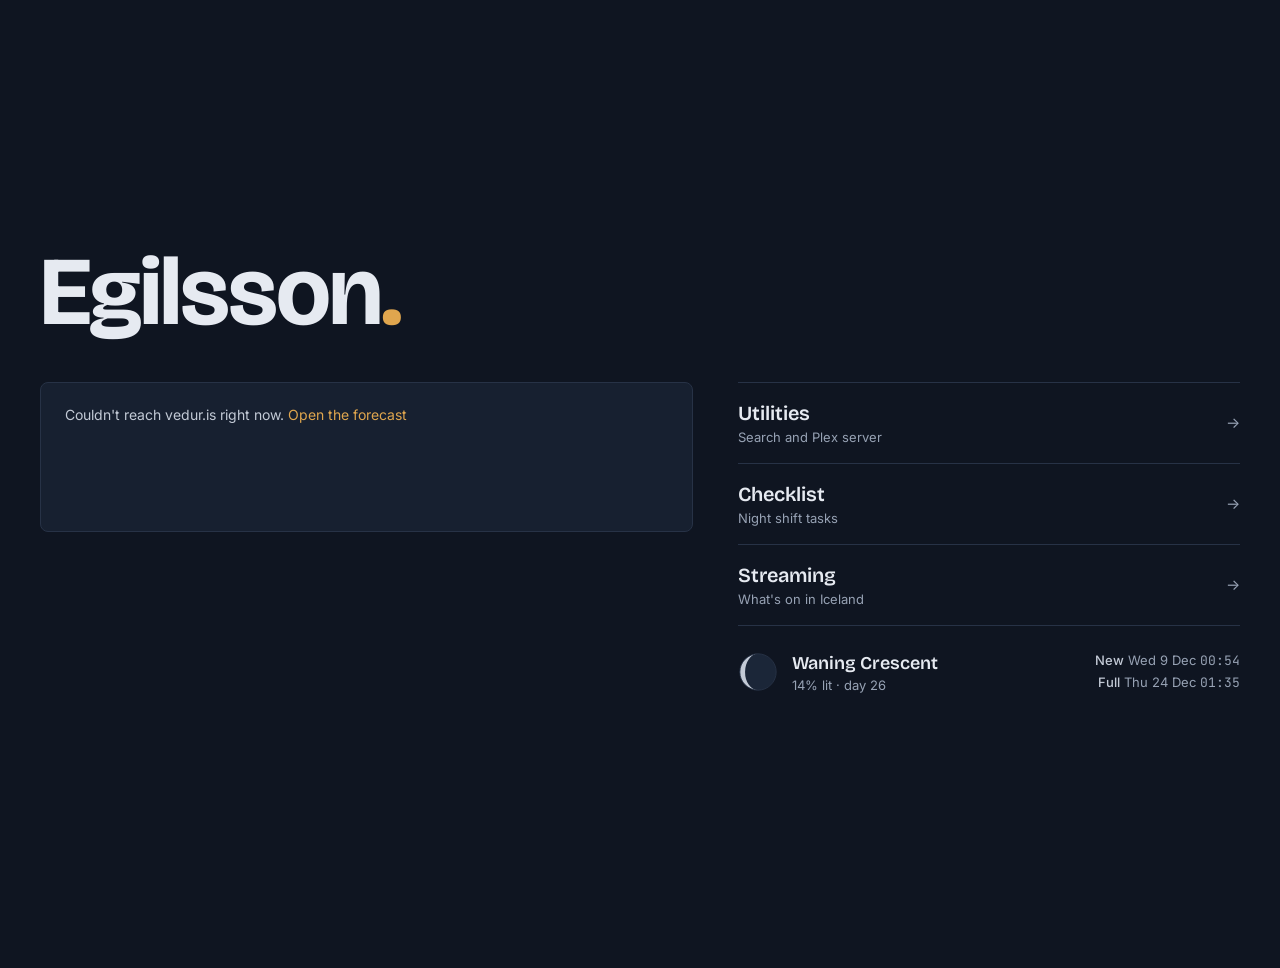
<file: index.html>
<!doctype html>
<html lang="en">
<head>
<meta charset="utf-8">
<meta name="viewport" content="width=device-width, initial-scale=1, viewport-fit=cover">
<title>Egilsson</title>
<meta name="description" content="A personal page for hosting and building side projects and hobbies.">
<meta name="color-scheme" content="dark">
<meta name="theme-color" content="#0f1521">
<meta name="darkreader-lock">
<link rel="icon" type="image/png" sizes="32x32" href="assets/favicon-32.png">
<link rel="apple-touch-icon" href="assets/icon-180.png">
<link rel="preconnect" href="https://fonts.googleapis.com">
<link rel="preconnect" href="https://fonts.gstatic.com" crossorigin>
<link rel="stylesheet" href="https://fonts.googleapis.com/css2?family=Bricolage+Grotesque:opsz,wght@12..96,600;12..96,700&family=Inter:wght@400;500;600&family=JetBrains+Mono:wght@500&display=swap">
<link rel="stylesheet" href="assets/site.css">
<style>
.hero{min-height:100vh;min-height:100dvh;display:flex;flex-direction:column;justify-content:center;gap:clamp(16px,4vw,30px);padding-block:48px}
h1{margin:0;font-family:var(--f-display);font-weight:700;font-size:clamp(52px,12vw,112px);line-height:.95;letter-spacing:-.02em}
h1{position:relative}
.dot{font:inherit;color:var(--accent);background:none;border:0;padding:14px 16px;margin:-14px -16px;cursor:pointer;line-height:inherit;display:inline-block;transition:color .15s}
.dot:hover,.dot[aria-expanded="true"]{color:var(--feat-a)}
.dot:focus-visible{outline-offset:-0.08em;border-radius:.12em}
/* Location menu: a plain dropdown under the dot (full width on phones). */
.wx-menu{position:absolute;z-index:40;left:var(--menu-x,0px);top:100%;margin-top:10px;display:flex;flex-direction:column;gap:0;min-width:310px;background:var(--surface);border:1px solid var(--line);border-radius:8px;box-shadow:0 10px 24px rgba(0,0,0,.35);padding:4px 0;font-family:var(--f-body);font-size:15px;letter-spacing:0;line-height:1.3;
  visibility:hidden;pointer-events:none;clip-path:inset(0 -30px 100% -30px);transition:clip-path .18s cubic-bezier(.4,0,1,1),visibility 0s linear .18s}
.wx-menu.open{visibility:visible;pointer-events:auto;clip-path:inset(-20px -30px -40px -30px);transition:clip-path .3s cubic-bezier(.2,.8,.3,1),visibility 0s}
.wx-menu.m{left:0;right:0;min-width:0}
.wx-menu.m::after{content:"";position:absolute;inset:-10px -6px;z-index:-1;border-radius:18px;background:var(--bg);opacity:1}
.wx-menu button{position:relative;display:flex;align-items:center;gap:10px;width:100%;text-align:left;min-height:44px;padding:12px 14px;border:0;border-top:1px solid var(--line);border-radius:0;background:none;color:var(--fg);font:inherit;cursor:pointer;box-shadow:none;
  opacity:0;transform:translateY(-8px);transition:opacity .12s,transform .18s,border-color .15s}
.wx-menu.open button{opacity:1;transform:none;transition:opacity .2s ease calc(var(--i) * 40ms + 40ms),transform .3s cubic-bezier(.2,.8,.3,1) calc(var(--i) * 40ms),border-color .15s}
.wx-menu button:first-child{border-top:0}
.wx-menu button:hover,.wx-menu button:focus-visible{background:var(--surface2)}
.wx-pin{flex:none;width:9px;height:9px;border-radius:50%;border:1.5px solid var(--muted)}
.wx-menu button[aria-checked="true"] .wx-pin{background:var(--accent);border-color:var(--accent)}
.wx-mn{font-weight:600;white-space:nowrap}
.wx-mn em{font-style:normal;font-weight:500;font-size:13px;color:var(--muted);margin-left:6px}
.wx-menu small{margin-left:auto;padding-left:10px;font-size:13px;color:var(--muted)}
.wx-switching{opacity:.55;transition:opacity .2s}
@media (prefers-reduced-motion: reduce){.wx-menu,.wx-menu button{transition:none!important}}
p{margin:0;max-width:34em;color:var(--fg2);font-size:clamp(15px,2.2vw,18px)}
nav{display:flex;flex-direction:column;max-width:720px;border-top:1px solid var(--line)}
nav a{display:flex;align-items:center;gap:14px;padding:clamp(12px,2vw,16px) 0;border-bottom:1px solid var(--line);color:var(--fg);text-decoration:none;min-width:0;transition:border-color .15s}
nav a:hover{border-color:var(--accent)}
nav div{min-width:0}
nav b{display:block;font-family:var(--f-display);font-weight:600;font-size:clamp(16px,2.4vw,20px)}
nav small{display:block;font-size:13px;color:var(--muted);white-space:nowrap;overflow:hidden;text-overflow:ellipsis}
.go{margin-left:auto;color:var(--muted);flex:none}
.wx{max-width:720px;padding:clamp(16px,2.6vw,22px) clamp(16px,2.8vw,24px);background:var(--surface);border:1px solid var(--line);border-radius:8px;min-height:150px}
.wx a{color:var(--accent);text-decoration:none}.wx a:hover{text-decoration:underline}
.wx-head{display:flex;align-items:baseline;justify-content:space-between;margin-bottom:12px}
.wx-place{font-family:var(--f-display);font-weight:600;font-size:clamp(16px,2.4vw,20px);margin-right:10px}
.wx-sub{font-size:13px;color:var(--muted)}
.wx-now{display:flex;align-items:center;gap:clamp(12px,2.4vw,20px)}
.wi{width:24px;height:24px;color:var(--fg2);flex:none}
.wi-big{width:clamp(44px,8vw,58px);height:clamp(44px,8vw,58px)}
.wx-temp{font-family:var(--f-display);font-weight:700;font-size:clamp(44px,9vw,64px);line-height:1;letter-spacing:-.02em}
.wx-temp span{font-size:.4em;color:var(--muted);font-weight:600;margin-left:2px;vertical-align:top;position:relative;top:.25em}
.wx-facts{display:flex;flex-direction:column;gap:2px;min-width:0;font-size:14px;color:var(--fg2)}
.wx-facts b{font-family:var(--f-display);font-weight:600;font-size:clamp(15px,2.2vw,18px);color:var(--fg)}
.wx-facts span{display:flex;align-items:center;gap:5px}
.wdir{width:14px;height:14px;flex:none;color:var(--muted)}
.wx-hours{display:grid;grid-template-columns:repeat(8,minmax(0,1fr));gap:6px;margin-top:18px;padding-top:16px;border-top:1px solid var(--line)}
.wx-h{display:flex;flex-direction:column;align-items:center;gap:5px;font-size:13px;color:var(--muted)}
.wx-h small{font-family:var(--f-mono);font-size:13px}
.wx-h b{font-weight:600;color:var(--fg);font-size:15px}
.wx-h span{display:flex;align-items:center;gap:2px;font-size:13px}
.wx-days{display:flex;flex-direction:column;gap:2px;margin-top:14px;padding-top:12px;border-top:1px solid var(--line)}
.wx-d{display:grid;grid-template-columns:72px 24px 34px 1fr 34px 58px;align-items:center;gap:10px;padding:5px 0;font-size:14px}
.wx-dn{font-weight:600}.wx-dn small{font-weight:400;color:var(--muted);font-size:13px}
.wx-lo{color:var(--muted);text-align:right}.wx-hi{font-weight:600}
.wx-bar{position:relative;height:6px;border-radius:99px;background:var(--line)}
.wx-bar i{position:absolute;top:0;bottom:0;border-radius:99px;background:var(--muted)}
.wx-wind{font-size:13px;color:var(--muted);text-align:right;font-family:var(--f-mono)}
.wx-foot{margin:14px 0 0;padding-top:10px;border-top:1px solid var(--line);font-size:13px;color:var(--muted);max-width:none}
.wx-err{font-size:14px}
@media (max-width:560px){.wx-hours{grid-template-columns:repeat(4,minmax(0,1fr));row-gap:14px}.wx-d{grid-template-columns:76px 22px 30px 1fr 30px 56px;gap:8px}.wx-dn{white-space:nowrap}.wx-d:nth-child(n+5){display:none}}
@media (max-width:560px){.hero{padding-block:24px}.wx-hours{margin-top:14px;padding-top:12px}.wx-foot{margin-top:10px}}
@media (max-width:560px) and (max-height:760px){.wx-h:nth-child(n+5){display:none}}
.side{display:flex;flex-direction:column;gap:clamp(16px,3vw,24px);min-width:0}
.moon{display:flex;align-items:center;gap:14px;max-width:720px;min-height:44px;font-size:13px;color:var(--muted)}
.moon:empty{display:none}
.moon-disc{flex:none;width:40px;height:40px;color:var(--fg2)}
.moon-dark{fill:var(--surface2)}.moon-rim{stroke:var(--line);stroke-width:1}
.moon-main{min-width:0}
.moon-main b{display:block;font-family:var(--f-display);font-weight:600;font-size:clamp(15px,2.2vw,18px);color:var(--fg)}
.moon-main small{display:block;font-size:13px}
.moon-next{margin-left:auto;display:flex;flex-direction:column;align-items:flex-end;gap:2px;text-align:right;white-space:nowrap}
.moon-next em{font-style:normal;color:var(--fg2);font-weight:500}
.moon-next i{font-style:normal;font-family:var(--f-mono)}
@media (max-width:400px){.moon{gap:10px}.moon-main b{white-space:nowrap}.moon-next{font-size:12.5px}}
.intro{display:flex;flex-direction:column;gap:clamp(16px,4vw,30px);min-width:0}
@media (min-width:1000px){
  .page.home{max-width:1280px;padding-left:max(40px, env(safe-area-inset-left, 0px));padding-right:max(40px, env(safe-area-inset-right, 0px))}
  .hero{display:grid;grid-template-columns:minmax(0,1.3fr) minmax(0,1fr);grid-template-areas:"title ." "wx nav";align-content:center;align-items:start;column-gap:clamp(28px,3.5vw,48px);row-gap:clamp(28px,3.5vw,44px)}
  .intro{display:contents}
  h1{grid-area:title}
  .wx{grid-area:wx;max-width:none}
  .side{grid-area:nav}
  nav,.moon{max-width:none}
  h1{font-size:clamp(72px,7.6vw,112px)}
}
</style>
</head>
<body>
<main class="page home">
  <div class="hero">
    <div class="intro">
    <h1>Egilsson<button type="button" id="wx-dot" class="dot" aria-haspopup="menu" aria-expanded="false" aria-label="Choose weather location" title="Weather location">.</button></h1>
    </div>
    <section id="weather" class="wx" aria-label="Weather in Akureyri" aria-busy="true" aria-live="polite"><span class="wx-sub">Loading weather from vedur.is…</span></section>
    <div class="side">
    <nav>
      <a href="utilities/"><div><b>Utilities</b><small>Search and Plex server</small></div><span class="go">→</span></a>
      <a href="checklist/"><div><b>Checklist</b><small>Night shift tasks</small></div><span class="go">→</span></a>
      <a href="streaming/"><div><b>Streaming</b><small>What's on in Iceland</small></div><span class="go">→</span></a>
    </nav>
    <section id="moon" class="moon" aria-label="Moon phase"></section>
    </div>
  </div>
</main>
<script src="assets/weather.js?v=7" defer></script>
<script src="assets/moon.js?v=1" defer></script>
</body>
</html>
</file>
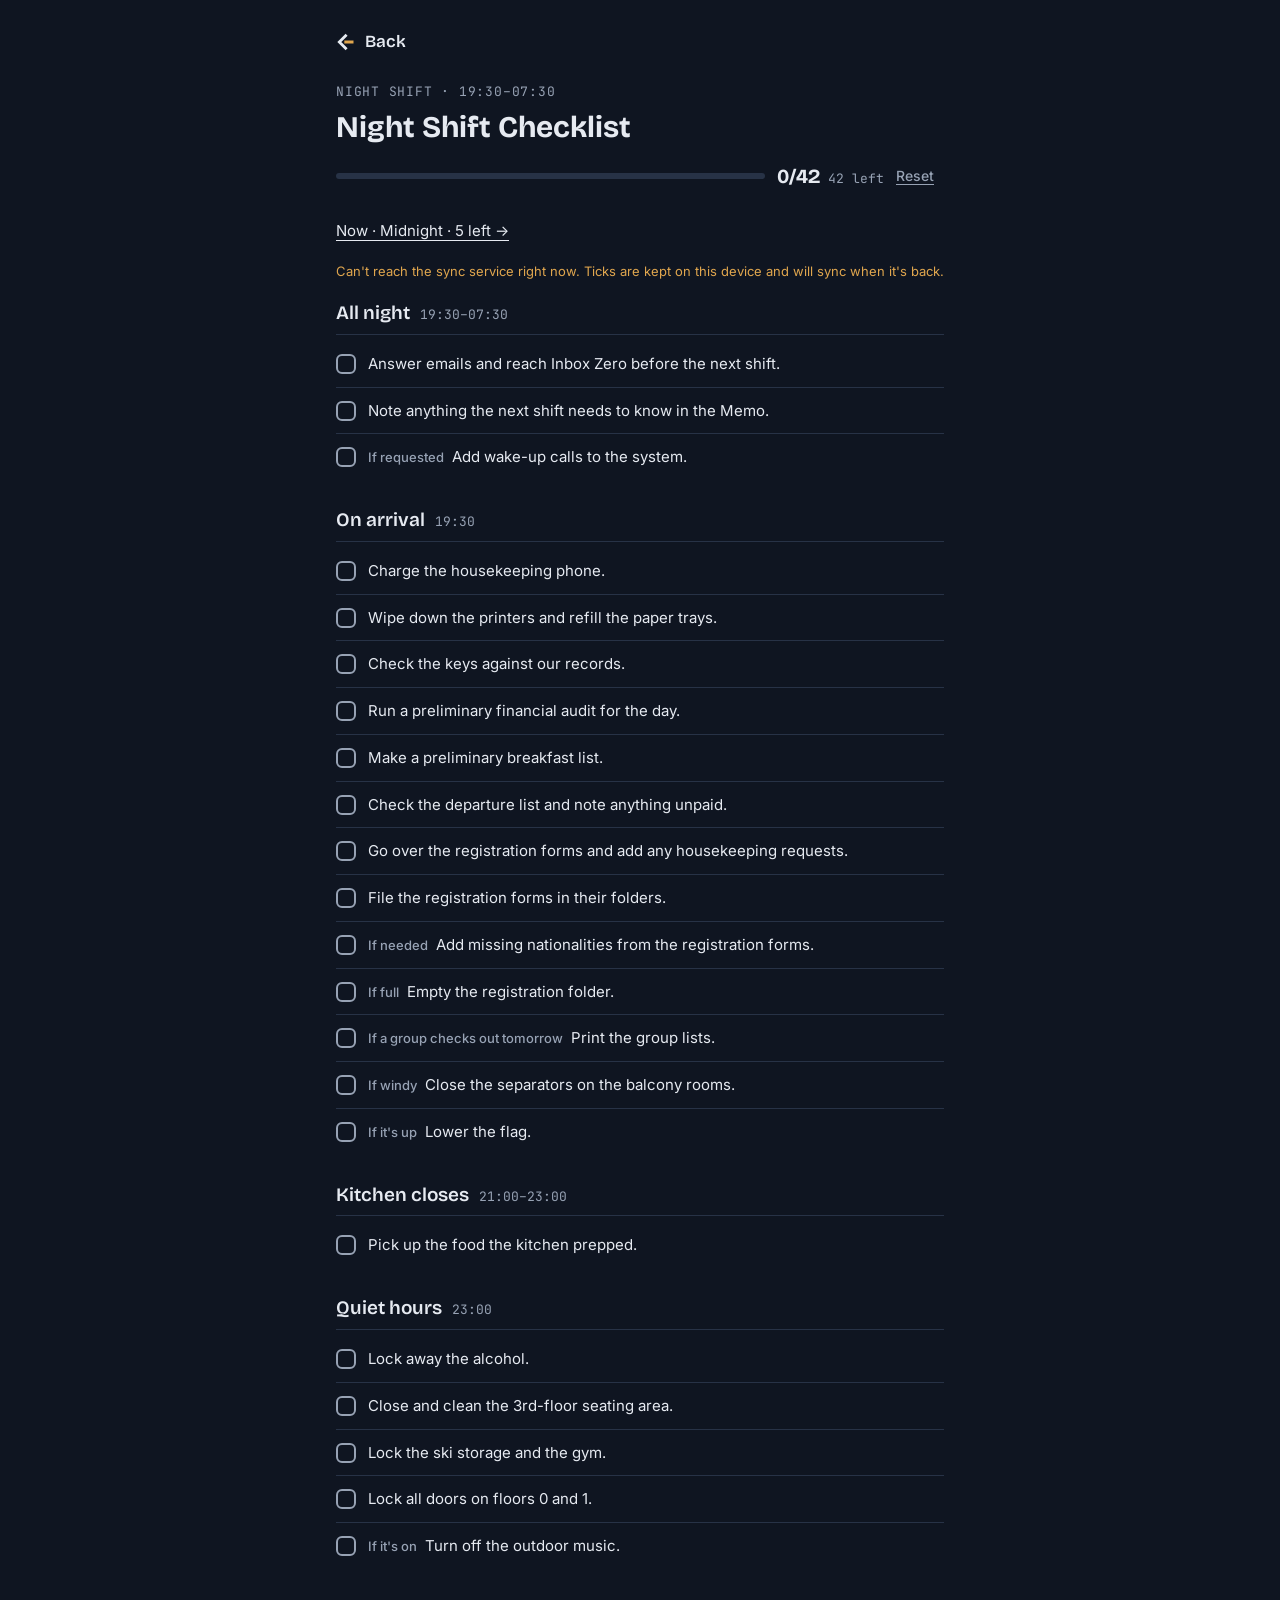
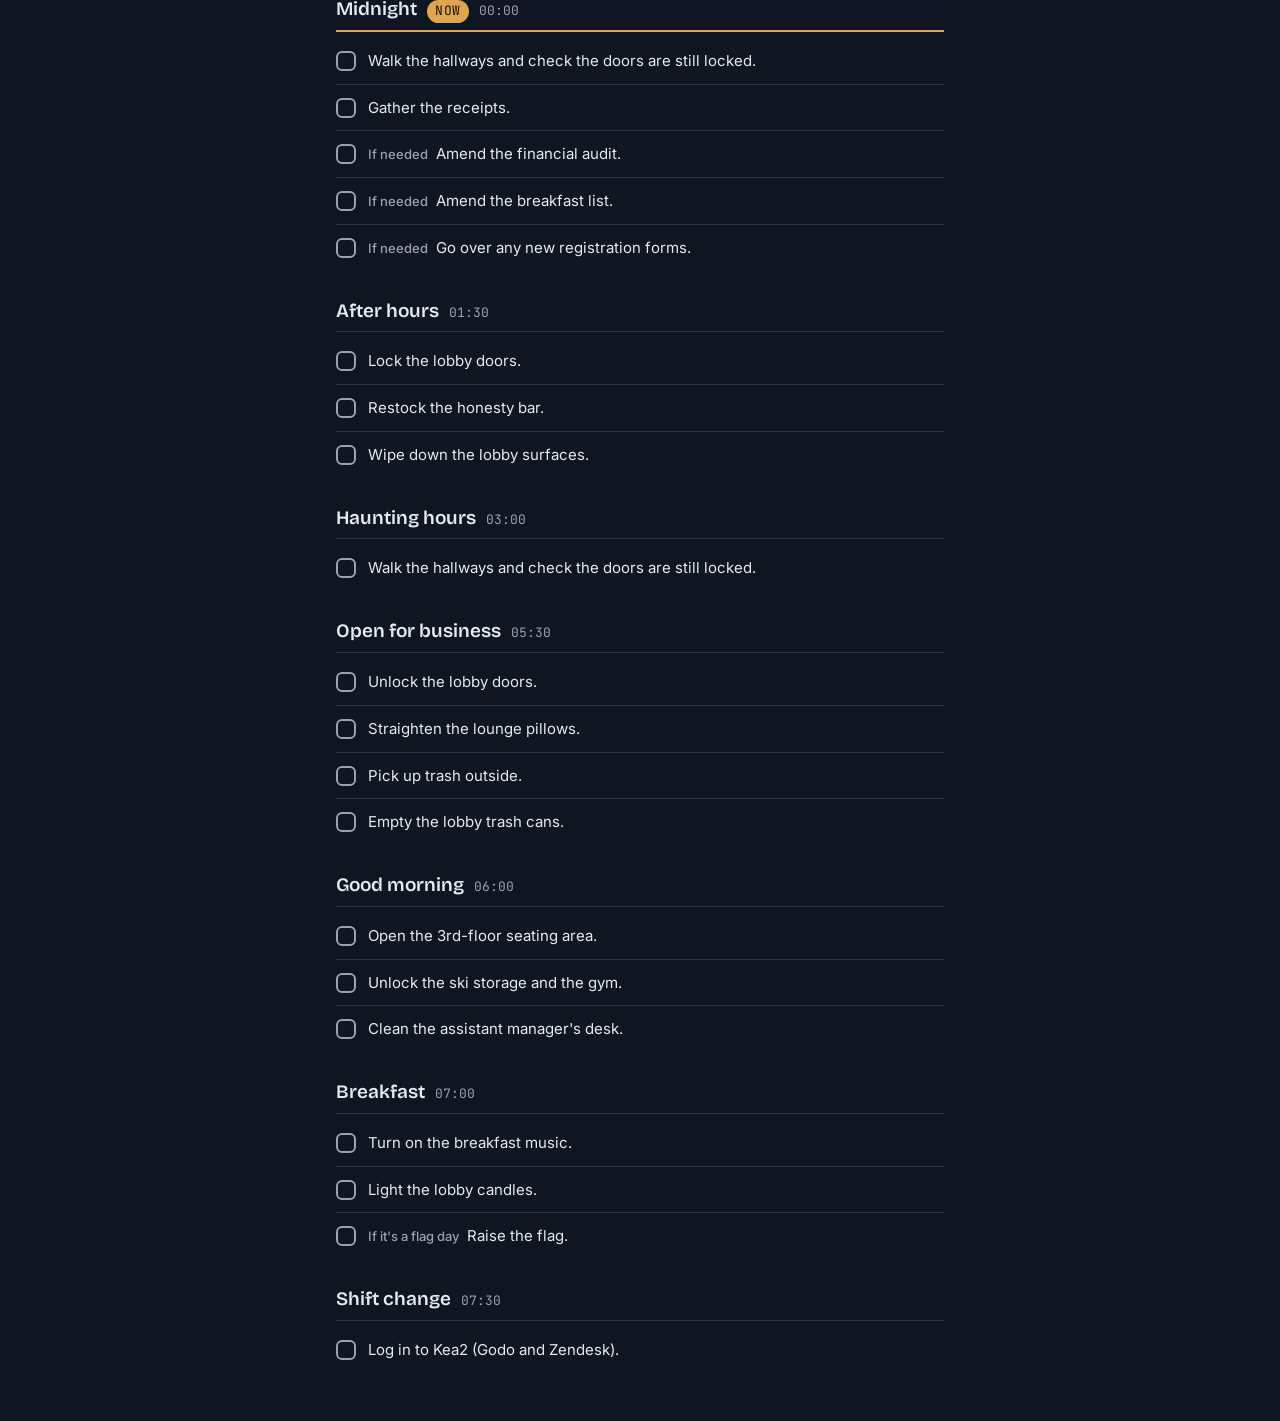
<file: checklist/index.html>
<!doctype html>
<html lang="en">
<head>
<meta charset="utf-8">
<meta name="viewport" content="width=device-width, initial-scale=1, viewport-fit=cover">
<title>Egilsson - Checklist</title>
<meta name="color-scheme" content="dark">
<meta name="theme-color" content="#0f1521">
<meta name="darkreader-lock">
<link rel="icon" type="image/png" sizes="32x32" href="../assets/favicon-32.png">
<link rel="apple-touch-icon" href="../assets/icon-180.png">
<link rel="manifest" href="../checklist/manifest.webmanifest">
<meta name="apple-mobile-web-app-capable" content="yes">
<meta name="mobile-web-app-capable" content="yes">
<meta name="apple-mobile-web-app-title" content="Checklist">
<meta name="apple-mobile-web-app-status-bar-style" content="default">
<link rel="preconnect" href="https://fonts.googleapis.com">
<link rel="preconnect" href="https://fonts.gstatic.com" crossorigin>
<link rel="stylesheet" href="https://fonts.googleapis.com/css2?family=Bricolage+Grotesque:opsz,wght@12..96,600;12..96,700&family=Inter:wght@400;500;600&family=JetBrains+Mono:wght@500&display=swap">
<link rel="stylesheet" href="../assets/site.css">
<style>
/* One narrow column, the shift read top to bottom by clock time; the all-night tasks pinned first, the current block marked "Now". */
.wrap{display:flex;flex-direction:column;gap:18px}
header{display:flex;flex-direction:column;gap:10px}
.eyebrow{font-family:var(--f-mono);font-size:13px;letter-spacing:.06em;text-transform:uppercase;color:var(--muted)}
h1{font-family:var(--f-display);font-weight:700;font-size:30px;line-height:1.1;margin:0;text-wrap:balance}
.bar{display:flex;align-items:center;gap:12px;flex-wrap:wrap}
.progress{flex:1 1 180px;height:6px;border-radius:99px;background:var(--line);overflow:hidden;min-width:0}
.progress i{display:block;height:100%;width:0;background:var(--done);transition:width .3s}
.count{font-family:var(--f-display);font-size:20px;font-weight:600;color:var(--fg);font-variant-numeric:tabular-nums;white-space:nowrap}
.count span{font-family:var(--f-mono);font-size:13px;font-weight:400;color:var(--muted);margin-left:8px}
button{font:inherit;cursor:pointer;border-radius:8px}
.reset{border:0;background:none;color:var(--muted);min-height:44px;margin-left:-10px;padding:0 10px;font-size:14px;font-weight:500;text-decoration:underline;text-underline-offset:3px}
.reset.armed{background:var(--accent);border-color:var(--accent);color:var(--on-accent)}
.reset:hover{color:var(--fg)}
.reset:focus-visible,.item:focus-visible,.undo:focus-visible,.toggle:focus-visible{outline:2px solid var(--accent);outline-offset:2px}
.note{font-size:13px;color:var(--muted);margin:0}
section{display:flex;flex-direction:column;gap:6px;scroll-margin-top:16px}
main{display:flex;flex-direction:column;gap:26px}
.sec-head{display:flex;align-items:baseline;gap:10px;padding-bottom:7px;border-bottom:1px solid var(--line);flex-wrap:wrap}
.time{font-family:var(--f-mono);font-size:13px;color:var(--muted);font-variant-numeric:tabular-nums;order:2}
h2{font-family:var(--f-display);font-weight:600;font-size:19px;margin:0;min-width:0}
.left{font-family:var(--f-mono);font-size:13px;color:var(--muted);font-variant-numeric:tabular-nums;order:3;margin-left:auto}
.pill{font-family:var(--f-mono);font-size:13px;letter-spacing:.05em;text-transform:uppercase;padding:2px 8px;border-radius:99px}
.pill.now{background:var(--accent);color:var(--on-accent)}
.pill.clear{font-family:var(--f-mono);font-size:13px;text-transform:none;letter-spacing:0;color:var(--done);padding:0;order:3;margin-left:auto}
section.is-now .sec-head{border-bottom:2px solid var(--accent)}
.list{display:flex;flex-direction:column;gap:0;list-style:none;margin:0;padding:0}
.item{display:flex;align-items:flex-start;gap:12px;width:100%;text-align:left;background:none;border:0;border-radius:0;border-bottom:1px solid var(--line);color:var(--fg);min-height:46px;padding:12px 0;font-size:15px;transition:border-color .15s,background .15s}
.list li:last-child .item{border-bottom:0}
.item:hover .box{border-color:var(--accent)}
.item:active{background:var(--accent-soft)}
/* Conditions are a small grey label on the row, not a box. */
.box{flex:none;width:20px;height:20px;border:2px solid var(--muted);border-radius:6px;margin-top:1px;transition:border-color .15s}
.item .t{min-width:0;display:flex;flex-wrap:wrap;gap:4px 8px;align-items:baseline}
.when{font-size:13px;font-weight:500;color:var(--muted);white-space:nowrap}
.toggle{display:inline-flex;align-items:center;min-height:44px;align-self:flex-start;background:none;border:0;color:var(--muted);font-size:13px;padding:0;text-decoration:underline;text-underline-offset:3px}
.toggle:hover{color:var(--fg)}
.donelist{display:flex;flex-direction:column;gap:2px;list-style:none;margin:0;padding:0}
.undo{display:flex;gap:10px;align-items:center;width:100%;text-align:left;background:none;border:0;color:var(--muted);min-height:44px;padding:10px 12px;font-size:14px}
.undo .tx{text-decoration:line-through}
.undo .chk{color:var(--done);font-weight:600}
.undo:hover .tx{color:var(--fg)}
.note.warn{color:var(--accent)}
.donehint{margin:0 0 4px;font-size:13px;color:var(--muted)}
.back{margin-bottom:0}
[hidden]{display:none!important}
.nowlink{display:flex;align-items:center;min-height:44px;font-size:15px;color:var(--fg);text-decoration:underline;text-underline-offset:4px;gap:8px}
.nowlink:hover{color:var(--accent)}
@media (display-mode: standalone){.back{display:none}}
</style>
</head>
<body>
<div class="page narrow wrap">
  <a class="back" href="../" aria-label="Back to home"><svg viewBox="0 0 24 24" aria-hidden="true"><path class="chev" d="M11.5 4.5 4 12l7.5 7.5" fill="none" stroke-width="3.4" stroke-linecap="square" stroke-linejoin="miter"/><rect class="dash" x="10" y="10.2" width="11" height="3.6"/></svg>Back</a>
  <header>
    <div class="eyebrow" id="shiftLabel">Night shift · 19:30–07:30</div>
    <h1>Night Shift Checklist</h1>
    <div class="bar">
      <div class="progress" aria-hidden="true"><i id="prog"></i></div>
      <span class="count" id="count">0 of 0 done</span>
      <button class="reset" id="reset" type="button">Reset</button>
    </div>
    <a class="nowlink" id="nowlink" href="#" hidden></a>
    <p class="note" id="note">Tick a task and it tucks away. The list clears itself at noon and syncs across devices.</p>
  </header>
  <main id="sections"></main>
</div>
<script>
const SECTIONS = [
  {id:"night", time:"19:30–07:30", title:"All night", start:null, items:[
    ["n1","Answer emails and reach Inbox Zero before the next shift."],
    ["n2","Note anything the next shift needs to know in the Memo."],
    ["n3","Add wake-up calls to the system.","If requested"]]},
  {id:"arrival", time:"19:30", title:"On arrival", start:0, items:[
    ["a1","Charge the housekeeping phone."],
    ["a2","Wipe down the printers and refill the paper trays."],
    ["a3","Check the keys against our records."],
    ["a4","Run a preliminary financial audit for the day."],
    ["a5","Make a preliminary breakfast list."],
    ["a7","Check the departure list and note anything unpaid."],
    ["r1","Go over the registration forms and add any housekeeping requests."],
    ["r2","File the registration forms in their folders."],
    ["r3","Add missing nationalities from the registration forms.","If needed"],
    ["r4","Empty the registration folder.","If full"],
    ["a6","Print the group lists.","If a group checks out tomorrow"],
    ["a8","Close the separators on the balcony rooms.","If windy"],
    ["a9","Lower the flag.","If it's up"]]},
  {id:"kitchen", time:"21:00–23:00", title:"Kitchen closes", start:90, items:[
    ["k1","Pick up the food the kitchen prepped."]]},
  {id:"quiet", time:"23:00", title:"Quiet hours", start:210, items:[
    ["q1","Lock away the alcohol."],
    ["q3","Close and clean the 3rd-floor seating area."],
    ["q4","Lock the ski storage and the gym."],
    ["q5","Lock all doors on floors 0 and 1."],
    ["q2","Turn off the outdoor music.","If it's on"]]},
  {id:"midnight", time:"00:00", title:"Midnight", start:270, items:[
    ["m1","Walk the hallways and check the doors are still locked."],
    ["m4","Gather the receipts."],
    ["m2","Amend the financial audit.","If needed"],
    ["m3","Amend the breakfast list.","If needed"],
    ["r5","Go over any new registration forms.","If needed"]]},
  {id:"after", time:"01:30", title:"After hours", start:360, items:[
    ["h1","Lock the lobby doors."],
    ["h2","Restock the honesty bar."],
    ["h3","Wipe down the lobby surfaces."]]},
  {id:"haunting", time:"03:00", title:"Haunting hours", start:450, items:[
    ["w1","Walk the hallways and check the doors are still locked."]]},
  {id:"open", time:"05:30", title:"Open for business", start:600, items:[
    ["o1","Unlock the lobby doors."],
    ["o2","Straighten the lounge pillows."],
    ["o3","Pick up trash outside."],
    ["o4","Empty the lobby trash cans."]]},
  {id:"morning", time:"06:00", title:"Good morning", start:630, items:[
    ["g1","Open the 3rd-floor seating area."],
    ["g2","Unlock the ski storage and the gym."],
    ["g3","Clean the assistant manager's desk."]]},
  {id:"breakfast", time:"07:00", title:"Breakfast", start:690, items:[
    ["b1","Turn on the breakfast music."],
    ["b2","Light the lobby candles."],
    ["b3","Raise the flag.","If it's a flag day"]]},
  {id:"handover", time:"07:30", title:"Shift change", start:720, items:[
    ["s1","Log in to Kea2 (Godo and Zendesk)."]]}
];
const TOTAL = SECTIONS.reduce((n,s)=>n+s.items.length,0);
const LS_KEY = "nightshift-state";
const API = "https://script.google.com/macros/s/AKfycbzateRbeqC5L1fVc7R3T1QxXP9bXJllO6yjn9FuaA_Pwe9DvjR2cG8vaB1r2c2gHyJd/exec";

// A shift runs noon to noon, so the date is that of the evening the shift started.
function shiftKey(d=new Date()){
  const t = new Date(d.getTime() - 12*3600e3);
  return t.getFullYear()+"-"+String(t.getMonth()+1).padStart(2,"0")+"-"+String(t.getDate()).padStart(2,"0");
}
function shiftMinutes(d=new Date()){ return ((d.getHours()*60+d.getMinutes()) - 1170 + 1440) % 1440; }

let state = {shift: shiftKey(), done:{}};
let dbRef = null, readOnly = false, openDone = {};

function current(){ return state.shift === shiftKey() ? state.done : {}; }

function render(){
  const done = current();
  const m = shiftMinutes();
  let nowId = null;
  if (m <= 750) for (const s of SECTIONS) if (s.start !== null && s.start <= m) nowId = s.id;
  const host = document.getElementById("sections");
  host.innerHTML = "";
  let count = 0;
  for (const s of SECTIONS){
    const sec = document.createElement("section");
    sec.id = s.id;
    if (s.id === nowId) sec.className = "is-now";
    const left = s.items.filter(([id]) => !done[id]);
    const fin = s.items.filter(([id]) => done[id]);
    count += fin.length;
    const head = document.createElement("div"); head.className = "sec-head";
    head.innerHTML = `<h2></h2><span class="time"></span>`;
    head.querySelector(".time").textContent = s.time;
    head.querySelector("h2").textContent = s.title;
    if (s.id === nowId){ const p=document.createElement("span"); p.className="pill now"; p.textContent="Now"; head.append(p); }
    if (!left.length){ const p=document.createElement("span"); p.className="pill clear"; p.textContent="✓ All done"; head.append(p); }
    else if (fin.length){ const p=document.createElement("span"); p.className="left"; p.textContent=left.length+" left"; head.append(p); }
    sec.append(head);
    if (left.length){
      const ul = document.createElement("ul"); ul.className = "list";
      for (const [id, text, cond] of left){
        const li = document.createElement("li");
        const b = document.createElement("button"); b.type="button"; b.className="item"; b.disabled = readOnly;
        b.innerHTML = `<span class="box" aria-hidden="true"></span><span class="t"></span>`;
        const t = b.querySelector(".t");
        if (cond){ b.classList.add("cond-item"); const c=document.createElement("span"); c.className="when"; c.textContent=cond; t.append(c); }
        const tx=document.createElement("span"); tx.textContent=text; t.append(tx);
        b.setAttribute("aria-label", "Mark done: "+(cond?cond+": ":"")+text);
        b.onclick = () => toggle(id, true);
        li.append(b); ul.append(li);
      }
      sec.append(ul);
    }
    if (fin.length){
      const t = document.createElement("button"); t.type="button"; t.className="toggle";
      t.textContent = (openDone[s.id] ? "Hide" : "Show") + " " + fin.length + " done";
      t.onclick = () => { openDone[s.id] = !openDone[s.id]; render(); };
      sec.append(t);
      if (openDone[s.id]){
        const hint = document.createElement("p"); hint.className = "donehint"; hint.textContent = "Tap an item to put it back.";
        sec.append(hint);
        const ul = document.createElement("ul"); ul.className = "donelist";
        for (const [id, text, cond] of fin){
          const li = document.createElement("li");
          const b = document.createElement("button"); b.type="button"; b.className="undo"; b.disabled = readOnly;
          b.innerHTML = `<span class="chk">✓</span><span class="tx"></span>`;
          b.lastChild.textContent = (cond ? cond+": " : "") + text;
          b.title = "Tap to put it back";
          b.onclick = () => toggle(id, false);
          li.append(b); ul.append(li);
        }
        sec.append(ul);
      }
    }
    host.append(sec);
  }
  const cEl = document.getElementById("count");
  cEl.innerHTML = "";
  const big = document.createElement("b"); big.textContent = count + "/" + TOTAL;
  const small = document.createElement("span"); small.textContent = (TOTAL - count) + " left";
  cEl.append(big, small);
  const nl = document.getElementById("nowlink");
  const nowSec = SECTIONS.find(s => s.id === nowId);
  if (nowSec){
    const nLeft = nowSec.items.filter(([id]) => !done[id]).length;
    nl.hidden = false; nl.href = "#" + nowSec.id;
    nl.textContent = "Now · " + nowSec.title + " · " + nLeft + " left →";
  } else nl.hidden = true;
  document.getElementById("prog").style.width = (count/TOTAL*100) + "%";
}

// Writes: one at a time, latest state wins. The shared copy lives in the Google Apps Script.
let writing = false, pending = false, lastJson = "";
async function save(){
  try { localStorage.setItem(LS_KEY, JSON.stringify(state)); } catch(e){}
  if (writing){ pending = true; return; }
  writing = true;
  const body = JSON.stringify({shift: state.shift, done: state.done});
  try {
    const r = await fetch(API, {method:"POST", headers:{"Content-Type":"text/plain;charset=utf-8"}, body});
    if (r.ok) { lastJson = body; setOffline(false); } else setOffline(true);
  } catch(e){ setOffline(true); }
  writing = false;
  if (pending){ pending = false; save(); }
}
function toggle(id, on){
  const key = shiftKey();
  const done = state.shift === key ? {...state.done} : {};
  if (on) done[id] = true; else delete done[id];
  state = {shift:key, done};
  render(); save();
}

const resetBtn = document.getElementById("reset");
let armTimer = null;
resetBtn.onclick = () => {
  if (!resetBtn.classList.contains("armed")){
    resetBtn.classList.add("armed"); resetBtn.textContent = "Tap again to reset";
    armTimer = setTimeout(disarm, 4000); return;
  }
  disarm();
  state = {shift: shiftKey(), done:{}}; openDone = {};
  render(); save();
};
function disarm(){ clearTimeout(armTimer); resetBtn.classList.remove("armed"); resetBtn.textContent = "Reset"; }

const note = document.getElementById("note"), noteText = note.textContent;
// The explanation shows only on the first visit on this device; the offline warning always shows.
const NOTE_KEY = "nightshift-note-seen";
let noteHidden = false;
try { if (localStorage.getItem(NOTE_KEY)) noteHidden = true; else localStorage.setItem(NOTE_KEY, "1"); } catch(e){}
note.hidden = noteHidden;
function setOffline(off){
  note.hidden = off ? false : noteHidden;
  note.textContent = off ? "Can't reach the sync service right now. Ticks are kept on this device and will sync when it's back." : noteText;
  note.classList.toggle("warn", off);
}

// Start from this device's copy, then take the shared one and check it every 20 s.
try { const s = JSON.parse(localStorage.getItem(LS_KEY)); if (s && s.done) state = s; } catch(e){}
render();
setInterval(render, 60000);

function apply(s){
  if (!s || !s.shift) return;
  const j = JSON.stringify({shift: s.shift, done: s.done || {}});
  if (j === lastJson) return;
  lastJson = j;
  state = {shift: s.shift || shiftKey(), done: {...(s.done||{})}};
  try { localStorage.setItem(LS_KEY, JSON.stringify(state)); } catch(e){}
  render();
}
async function pull(){
  if (writing || pending) return;
  try {
    const r = await fetch(API + "?api=state", {cache:"no-store"});
    if (!r.ok) throw 0;
    const s = await r.json();
    if (!writing && !pending) apply(s);
    setOffline(false);
  } catch(e){ setOffline(true); }
}
pull();
setInterval(pull, 20000);
document.addEventListener("visibilitychange", () => { if (!document.hidden) pull(); });
</script>
</body>
</html>
</file>
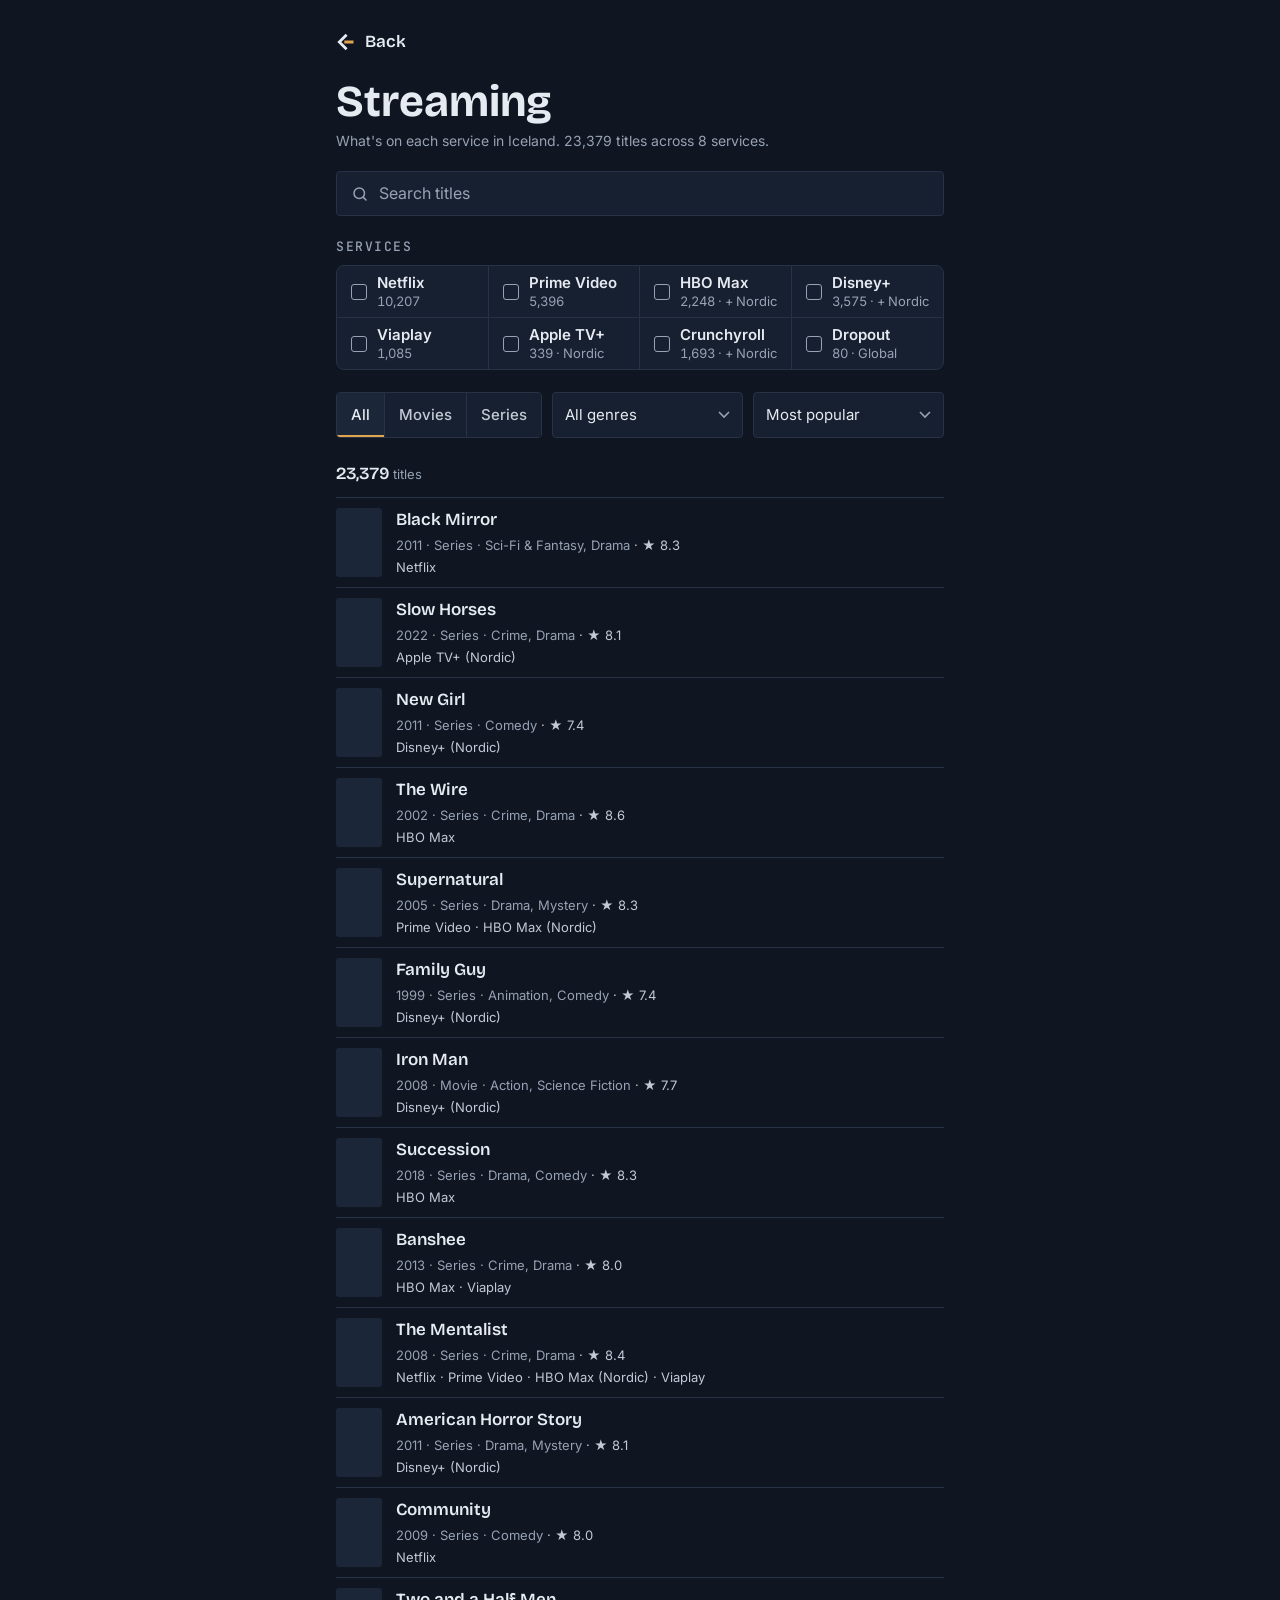
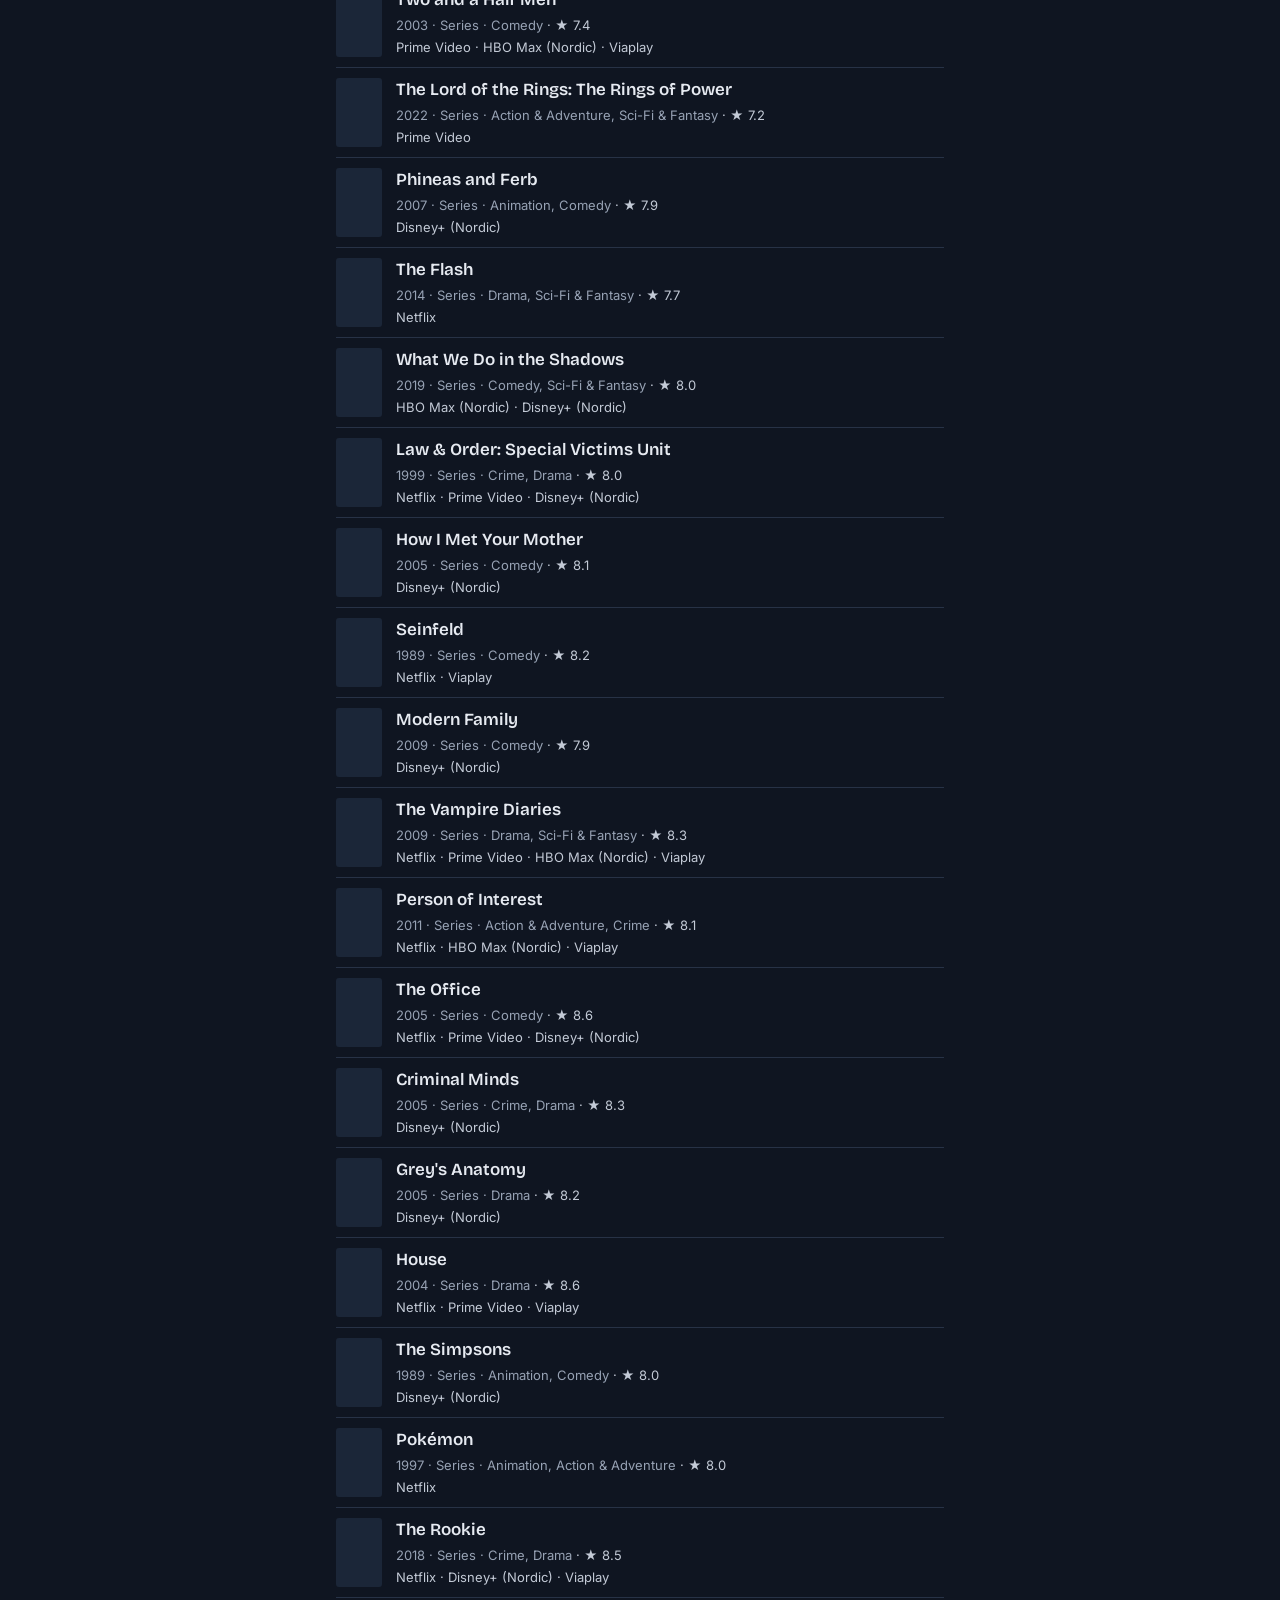
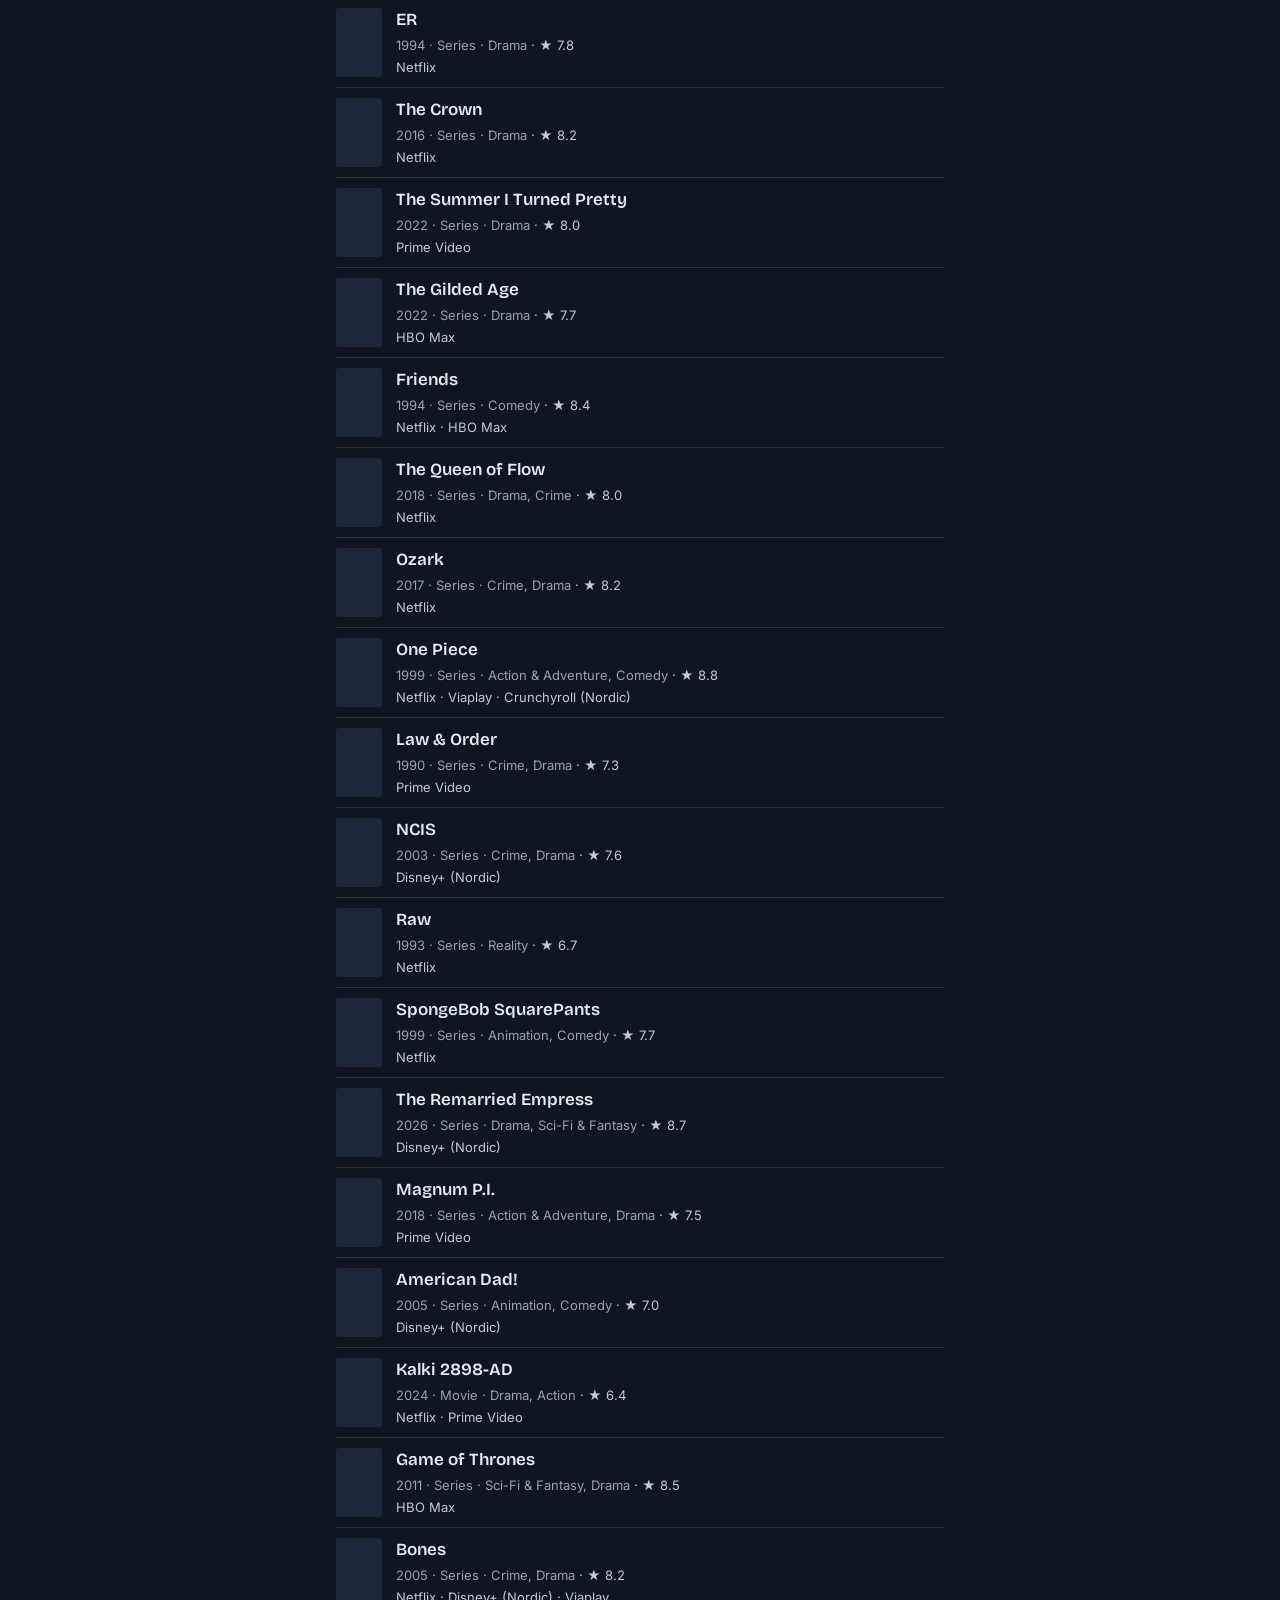
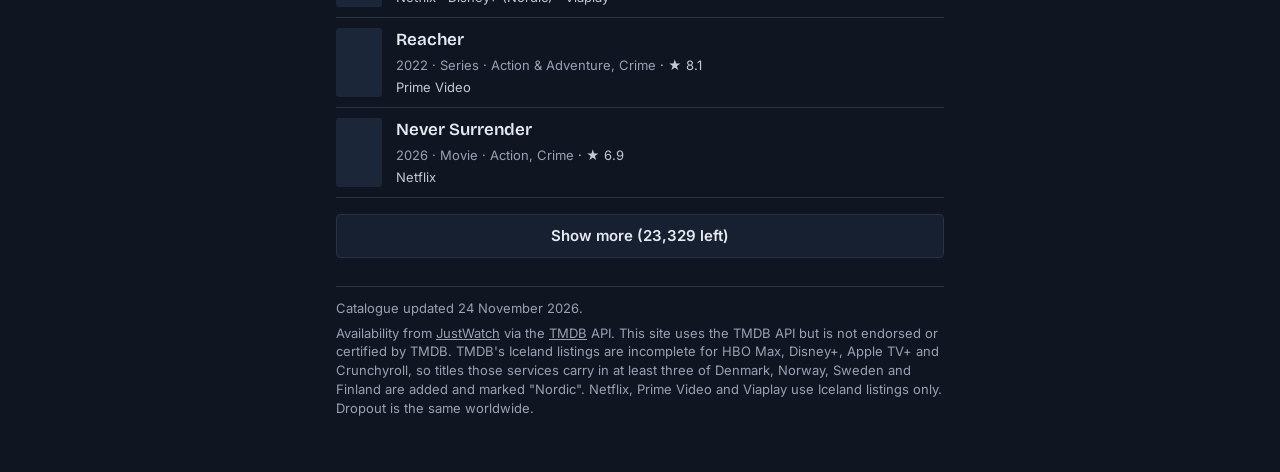
<file: streaming/index.html>
<!doctype html>
<html lang="en">
<head>
<meta charset="utf-8">
<meta name="viewport" content="width=device-width, initial-scale=1, viewport-fit=cover">
<title>Egilsson - Streaming</title>
<meta name="description" content="What's on each streaming service in Iceland.">
<meta name="color-scheme" content="dark">
<meta name="theme-color" content="#0f1521">
<meta name="darkreader-lock">
<link rel="icon" type="image/png" sizes="32x32" href="../assets/favicon-32.png">
<link rel="apple-touch-icon" href="../assets/icon-180.png">
<link rel="preconnect" href="https://fonts.googleapis.com">
<link rel="preconnect" href="https://fonts.gstatic.com" crossorigin>
<link rel="preconnect" href="https://image.tmdb.org">
<link rel="stylesheet" href="https://fonts.googleapis.com/css2?family=Bricolage+Grotesque:opsz,wght@12..96,600;12..96,700&family=Inter:wght@400;500;600&family=JetBrains+Mono:wght@500&display=swap">
<link rel="stylesheet" href="../assets/site.css">
<style>
h1{margin:0 0 6px;font-family:var(--f-display);font-weight:700;font-size:clamp(30px,6vw,44px);line-height:1.05}
.lede{margin:0 0 20px;color:var(--muted);font-size:14px}
.search{display:flex;align-items:center;min-height:44px;background:var(--surface);border:1px solid var(--line);border-radius:4px;padding:0 14px;transition:border-color .2s,box-shadow .2s;margin-bottom:22px}
.search:focus-within{border-color:var(--accent);box-shadow:0 0 0 4px color-mix(in srgb,var(--accent) 28%,transparent)}
.search svg{flex:none;width:18px;height:18px;margin-right:10px;color:var(--muted)}
.search input{flex:1;min-width:0;font:inherit;font-size:16px;color:var(--fg);background:none;border:0;outline:none;padding:10px 0}
.search input::placeholder{color:var(--muted)}
.search input::-webkit-search-cancel-button{filter:invert(.7)}
h2{margin:0 0 8px;font-family:var(--f-mono);font-size:13px;font-weight:500;letter-spacing:.12em;text-transform:uppercase;color:var(--muted)}
/* Services: one surface, 1px rules between options. */
.svc{display:grid;grid-template-columns:repeat(2,minmax(0,1fr));background:var(--surface);border:1px solid var(--line);border-radius:8px;overflow:hidden;margin-bottom:22px}
.svc button{display:flex;align-items:center;gap:10px;min-height:48px;padding:8px 14px;background:none;border:0;border-top:1px solid var(--line);color:var(--fg);font:inherit;text-align:left;cursor:pointer;min-width:0}
.svc button:nth-child(-n+2){border-top:0}
.svc button:nth-child(odd){border-right:1px solid var(--line)}
.svc button:hover{background:var(--surface2)}
.svc .box{flex:none;width:16px;height:16px;border:1.5px solid var(--muted);border-radius:3px;display:grid;place-items:center}
.svc button[aria-pressed="true"] .box{background:var(--accent);border-color:var(--accent)}
.svc button[aria-pressed="true"] .box::after{content:"";width:8px;height:4px;border:2px solid var(--on-accent);border-top:0;border-right:0;transform:translateY(-1px) rotate(-45deg)}
.svc .lb{display:flex;flex-direction:column;min-width:0;line-height:1.25}
.svc .nm{font-weight:600;white-space:nowrap;overflow:hidden;text-overflow:ellipsis}
.svc small{font-size:13px;color:var(--muted);white-space:nowrap;font-variant-numeric:tabular-nums}
.svc small em{font-style:normal}
.tools{display:flex;flex-wrap:wrap;gap:10px;margin-bottom:14px}
.seg{display:flex;border:1px solid var(--line);border-radius:4px;overflow:hidden}
.seg button{min-height:44px;padding:0 14px;background:var(--surface);border:0;border-left:1px solid var(--line);color:var(--fg2);font:inherit;font-weight:500;cursor:pointer}
.seg button:first-child{border-left:0}
.seg button:hover{background:var(--surface2)}
.seg button[aria-pressed="true"]{background:var(--surface2);color:var(--fg);box-shadow:inset 0 -2px 0 var(--accent)}
select{min-height:44px;padding:0 34px 0 12px;background:var(--surface) url("data:image/svg+xml,%3Csvg xmlns='http://www.w3.org/2000/svg' width='12' height='8' viewBox='0 0 12 8'%3E%3Cpath d='M1 1l5 5 5-5' fill='none' stroke='%2397a2b4' stroke-width='1.6'/%3E%3C/svg%3E") no-repeat right 12px center;border:1px solid var(--line);border-radius:4px;color:var(--fg);font:inherit;appearance:none;-webkit-appearance:none;cursor:pointer;min-width:0;flex:1 1 140px}
select:hover{border-color:var(--muted)}
.status{display:flex;align-items:baseline;justify-content:space-between;gap:12px;padding:10px 0;font-size:13px;color:var(--muted);border-bottom:1px solid var(--line)}
.status b{font-family:var(--f-display);font-size:17px;font-weight:600;color:var(--fg);font-variant-numeric:tabular-nums}
.status button{background:none;border:0;padding:0;min-height:0;color:var(--accent);font:inherit;cursor:pointer}
.status button:hover{text-decoration:underline}
/* Results: rows split by 1px rules. */
.list{list-style:none;margin:0;padding:0}
.list li{border-bottom:1px solid var(--line)}
.list a{display:flex;align-items:center;gap:14px;padding:10px 0;color:var(--fg);text-decoration:none;min-width:0;transition:border-color .15s}
.list a:hover .tt{color:var(--accent)}
.poster{flex:none;width:46px;height:69px;border-radius:3px;background:var(--surface2);overflow:hidden}
.poster img{display:block;width:100%;height:100%;object-fit:cover;opacity:0;transition:opacity .2s}
.poster img.ok{opacity:1}
.info{min-width:0;flex:1;display:flex;flex-direction:column;gap:3px}
.tt{font-family:var(--f-display);font-weight:600;font-size:17px;white-space:nowrap;overflow:hidden;text-overflow:ellipsis}
.meta,.on{font-size:13px;color:var(--muted);white-space:nowrap;overflow:hidden;text-overflow:ellipsis}
.meta .star{color:var(--fg2)}
.on{color:var(--fg2)}
.more{display:block;width:100%;min-height:44px;margin-top:16px;background:var(--surface);border:1px solid var(--line);border-radius:4px;color:var(--fg);font:inherit;font-weight:600;cursor:pointer}
.more:hover{border-color:var(--accent)}
.empty{padding:28px 0;color:var(--muted);font-size:14px}
.foot{margin-top:28px;padding-top:12px;border-top:1px solid var(--line);font-size:13px;color:var(--muted)}
.foot p{margin:0 0 6px}
.foot a{color:var(--muted)}
.err{padding:20px 0;color:var(--fg2)}
@media (min-width:700px){.svc{grid-template-columns:repeat(4,minmax(0,1fr))}.svc button:nth-child(-n+4){border-top:0}.svc button:nth-child(odd){border-right:0}.svc button:not(:nth-child(4n)){border-right:1px solid var(--line)}}
</style>
</head>
<body>
<main class="page narrow">
  <a class="back" href="../" aria-label="Back to home"><svg viewBox="0 0 24 24" aria-hidden="true"><path class="chev" d="M11.5 4.5 4 12l7.5 7.5" fill="none" stroke-width="3.4" stroke-linecap="square" stroke-linejoin="miter"/><rect class="dash" x="10" y="10.2" width="11" height="3.6"/></svg>Back</a>
  <h1>Streaming</h1>
  <p class="lede" id="lede">What's on each service in Iceland.</p>

  <label class="search">
    <svg viewBox="0 0 24 24" fill="none" stroke="currentColor" stroke-width="2" stroke-linecap="round" aria-hidden="true"><circle cx="11" cy="11" r="7"/><path d="m20 20-3.5-3.5"/></svg>
    <input id="q" type="search" placeholder="Search titles" aria-label="Search titles" autocomplete="off" spellcheck="false">
  </label>

  <h2 id="svc-h">Services</h2>
  <div class="svc" id="svc" role="group" aria-labelledby="svc-h"></div>

  <div class="tools">
    <div class="seg" id="kind" role="group" aria-label="Type">
      <button type="button" data-k="" aria-pressed="true">All</button>
      <button type="button" data-k="m" aria-pressed="false">Movies</button>
      <button type="button" data-k="s" aria-pressed="false">Series</button>
    </div>
    <select id="genre" aria-label="Genre"><option value="">All genres</option></select>
    <select id="sort" aria-label="Sort by">
      <option value="pop">Most popular</option>
      <option value="rating">Highest rated</option>
      <option value="new">Newest</option>
      <option value="az">A to Z</option>
    </select>
  </div>

  <div class="status" aria-live="polite"><span id="count">Loading catalogue…</span><button type="button" id="reset" hidden>Clear filters</button></div>
  <ul class="list" id="list"></ul>
  <button type="button" class="more" id="more" hidden>Show more</button>

  <div class="foot">
    <p id="updated"></p>
    <p>Availability from <a href="https://www.justwatch.com/is" target="_blank" rel="noopener">JustWatch</a> via the <a href="https://www.themoviedb.org/" target="_blank" rel="noopener">TMDB</a> API. This site uses the TMDB API but is not endorsed or certified by TMDB. TMDB's Iceland listings are incomplete for HBO Max, Disney+, Apple TV+ and Crunchyroll, so titles those services carry in at least three of Denmark, Norway, Sweden and Finland are added and marked "Nordic". Netflix, Prime Video and Viaplay use Iceland listings only. Dropout is the same worldwide.</p>
  </div>
</main>
<script>
(() => {
  const $ = id => document.getElementById(id);
  const PAGE = 50;
  const st = { q: "", svc: new Set(), k: "", g: "", sort: "pop", shown: PAGE };
  let D = null, names = {}, rows = [];

  const fold = s => s.normalize("NFD").replace(/[̀-ͯ]/g, "").toLowerCase()
    .replace(/[ðđ]/g, "d").replace(/þ/g, "th").replace(/æ/g, "ae").replace(/ø/g, "o");

  function readUrl() {
    const p = new URLSearchParams(location.search);
    st.q = p.get("q") || "";
    st.svc = new Set((p.get("s") || "").split(",").filter(Boolean));
    st.k = ["m", "s"].includes(p.get("t")) ? p.get("t") : "";
    st.g = p.get("g") || "";
    st.sort = ["pop", "rating", "new", "az"].includes(p.get("sort")) ? p.get("sort") : "pop";
  }
  function writeUrl() {
    const p = new URLSearchParams();
    if (st.q) p.set("q", st.q);
    if (st.svc.size) p.set("s", [...st.svc].join(","));
    if (st.k) p.set("t", st.k);
    if (st.g) p.set("g", st.g);
    if (st.sort !== "pop") p.set("sort", st.sort);
    const qs = p.toString();
    history.replaceState(null, "", qs ? "?" + qs : location.pathname);
  }

  function filter() {
    const q = fold(st.q.trim());
    const words = q ? q.split(/\s+/) : [];
    const g = st.g ? +st.g : 0;
    rows = D.titles.filter(t =>
      (!st.k || t.k === st.k) &&
      (!g || t.g.includes(g)) &&
      (!st.svc.size || t.s.some(s => st.svc.has(s))) &&
      (!words.length || words.every(w => t._f.includes(w))));
    const by = {
      pop: (a, b) => b.p - a.p,
      rating: (a, b) => (b.v >= 50) - (a.v >= 50) || b.r - a.r || b.v - a.v,
      new: (a, b) => (b.y || 0) - (a.y || 0) || b.p - a.p,
      az: (a, b) => a.t.localeCompare(b.t, "is"),
    }[st.sort];
    rows.sort(by);
    st.shown = PAGE;
  }

  function row(t) {
    const li = document.createElement("li");
    const a = document.createElement("a");
    a.href = `https://www.themoviedb.org/${t.k === "m" ? "movie" : "tv"}/${t.id}/watch?locale=IS`;
    a.target = "_blank"; a.rel = "noopener";
    const ph = document.createElement("span"); ph.className = "poster";
    if (t.i) {
      const img = document.createElement("img");
      img.alt = ""; img.loading = "lazy"; img.decoding = "async"; img.width = 46; img.height = 69;
      img.onload = () => img.classList.add("ok");
      img.onerror = () => img.remove();
      img.src = "https://image.tmdb.org/t/p/w92" + t.i;
      ph.append(img);
    }
    const info = document.createElement("div"); info.className = "info";
    const tt = document.createElement("span"); tt.className = "tt"; tt.textContent = t.t;
    if (t.o) tt.title = t.o;
    const meta = document.createElement("span"); meta.className = "meta";
    const bits = [t.k === "m" ? "Movie" : "Series"];
    if (t.y) bits.unshift(t.y);
    const genres = t.g.slice(0, 2).map(id => D.genres[id]).filter(Boolean);
    if (genres.length) bits.push(genres.join(", "));
    meta.textContent = bits.join(" · ");
    if (t.v >= 10) {
      const star = document.createElement("span"); star.className = "star";
      star.textContent = " · ★ " + t.r.toFixed(1);
      meta.appendChild(star);
    }
    const on = document.createElement("span"); on.className = "on";
    on.textContent = t.s.map(s => names[s] + (t.n && t.n.includes(s) ? " (Nordic)" : "")).join(" · ");
    info.append(tt, meta, on);
    a.append(ph, info); li.append(a);
    return li;
  }

  function render() {
    const list = $("list");
    list.replaceChildren(...rows.slice(0, st.shown).map(row));
    if (!rows.length) {
      const li = document.createElement("li"); li.className = "empty";
      li.textContent = st.q ? `Nothing matching "${st.q}" on the selected services.` : "Nothing matches these filters.";
      list.append(li);
    }
    $("count").innerHTML = "";
    const b = document.createElement("b"); b.textContent = rows.length.toLocaleString("en-US");
    $("count").append(b, rows.length === 1 ? " title" : " titles");
    $("more").hidden = rows.length <= st.shown;
    $("more").textContent = `Show more (${(rows.length - st.shown).toLocaleString("en-US")} left)`;
    $("reset").hidden = !(st.q || st.svc.size || st.k || st.g);
  }

  function syncControls() {
    $("q").value = st.q;
    for (const b of $("svc").children) b.setAttribute("aria-pressed", st.svc.has(b.dataset.s));
    for (const b of $("kind").children) b.setAttribute("aria-pressed", b.dataset.k === st.k);
    $("genre").value = st.g;
    $("sort").value = st.sort;
  }

  function update() { filter(); render(); writeUrl(); }

  function build() {
    for (const s of D.services) names[s.key] = s.name;
    const note = { nordic: "Nordic", "IS+nordic": "+ Nordic", global: "Global" };
    for (const s of D.services) {
      const b = document.createElement("button");
      b.type = "button"; b.dataset.s = s.key; b.setAttribute("aria-pressed", "false");
      const box = document.createElement("span"); box.className = "box"; box.setAttribute("aria-hidden", "true");
      const nm = document.createElement("span"); nm.className = "nm"; nm.textContent = s.name;
      const sm = document.createElement("small");
      sm.textContent = s.count.toLocaleString("en-US");
      if (note[s.region]) { const em = document.createElement("em"); em.textContent = " · " + note[s.region]; sm.append(em); }
      const lb = document.createElement("span"); lb.className = "lb"; lb.append(nm, sm);
      b.append(box, lb);
      b.addEventListener("click", () => {
        st.svc.has(s.key) ? st.svc.delete(s.key) : st.svc.add(s.key);
        b.setAttribute("aria-pressed", st.svc.has(s.key)); update();
      });
      $("svc").append(b);
    }
    const used = new Set(D.titles.flatMap(t => t.g));
    Object.entries(D.genres).filter(([id]) => used.has(+id))
      .sort((a, b) => a[1].localeCompare(b[1]))
      .forEach(([id, n]) => $("genre").add(new Option(n, id)));
    for (const t of D.titles) { t._f = fold(t.t + " " + (t.o || "")); }
    const d = new Date(D.updated);
    $("updated").textContent = "Catalogue updated " + d.toLocaleDateString("en-GB", { day: "numeric", month: "long", year: "numeric" }) + ".";
    $("lede").textContent = `What's on each service in Iceland. ${D.titles.length.toLocaleString("en-US")} titles across ${D.services.length} services.`;
  }

  let timer;
  $("q").addEventListener("input", e => { clearTimeout(timer); timer = setTimeout(() => { st.q = e.target.value; update(); }, 120); });
  $("kind").addEventListener("click", e => {
    const b = e.target.closest("button"); if (!b) return;
    st.k = b.dataset.k; for (const x of $("kind").children) x.setAttribute("aria-pressed", x === b); update();
  });
  $("genre").addEventListener("change", e => { st.g = e.target.value; update(); });
  $("sort").addEventListener("change", e => { st.sort = e.target.value; update(); });
  $("more").addEventListener("click", () => { st.shown += PAGE * 2; render(); });
  $("reset").addEventListener("click", () => { Object.assign(st, { q: "", svc: new Set(), k: "", g: "" }); syncControls(); update(); });

  fetch("catalogue.json", { cache: "no-cache" })
    .then(r => { if (!r.ok) throw new Error(r.status); return r.json(); })
    .then(data => { D = data; build(); readUrl(); syncControls(); filter(); render(); })
    .catch(() => { $("count").textContent = ""; const p = document.createElement("p"); p.className = "err"; p.textContent = "Couldn't load the catalogue. Try reloading the page."; $("list").replaceWith(p); });
})();
</script>
</body>
</html>
</file>
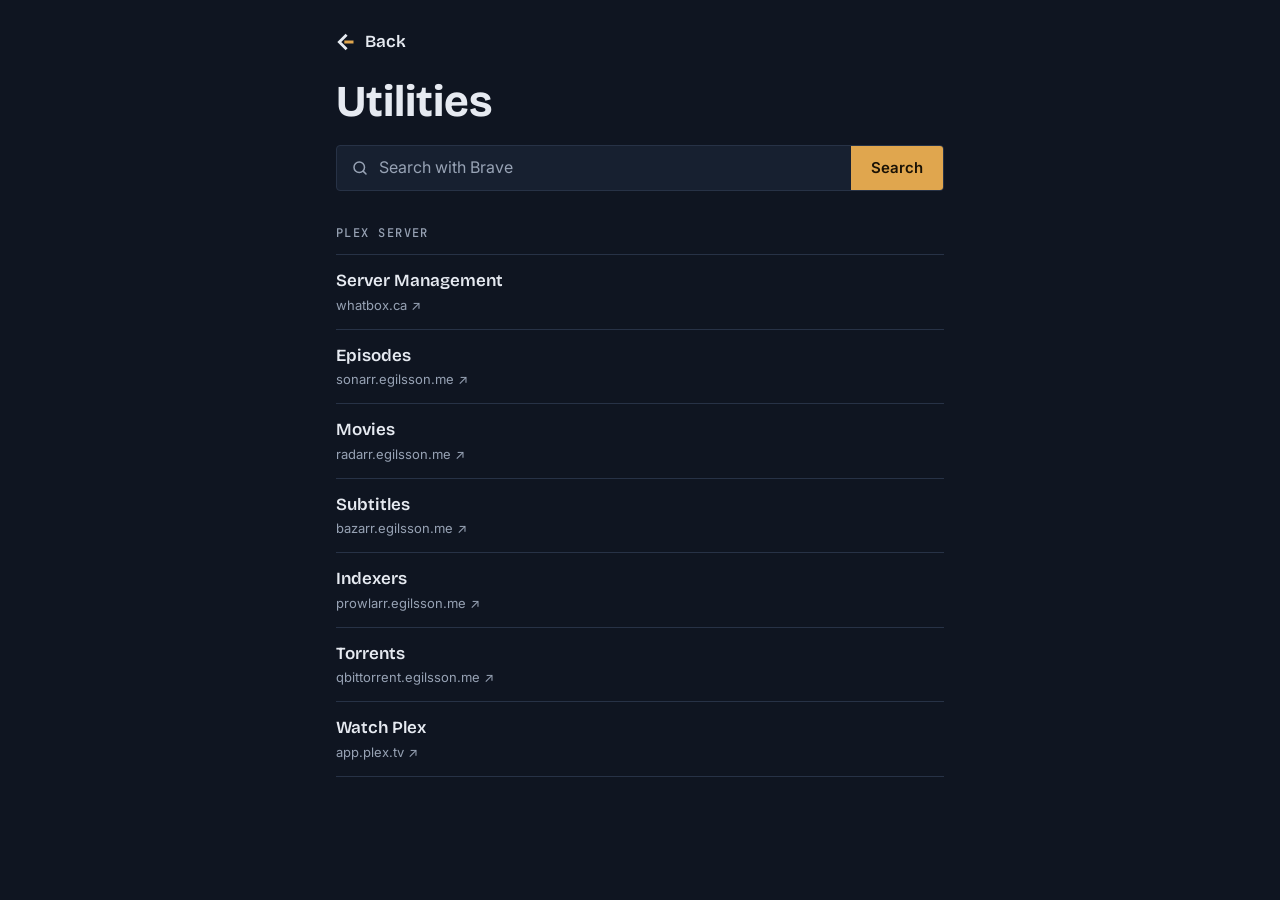
<file: utilities/index.html>
<!doctype html>
<html lang="en">
<head>
<meta charset="utf-8">
<meta name="viewport" content="width=device-width, initial-scale=1, viewport-fit=cover">
<title>Egilsson - Utilities</title>
<meta name="color-scheme" content="dark">
<meta name="theme-color" content="#0f1521">
<meta name="darkreader-lock">
<link rel="icon" type="image/png" sizes="32x32" href="../assets/favicon-32.png">
<link rel="apple-touch-icon" href="../assets/icon-180.png">
<link rel="preconnect" href="https://fonts.googleapis.com">
<link rel="preconnect" href="https://fonts.gstatic.com" crossorigin>
<link rel="stylesheet" href="https://fonts.googleapis.com/css2?family=Bricolage+Grotesque:opsz,wght@12..96,600;12..96,700&family=Inter:wght@400;500;600&family=JetBrains+Mono:wght@500&display=swap">
<link rel="stylesheet" href="../assets/site.css">
<style>
h1{margin:0 0 20px;font-family:var(--f-display);font-weight:700;font-size:clamp(30px,6vw,44px);line-height:1.05}
form{display:flex;align-items:stretch;gap:0;min-height:44px;overflow:hidden;background:var(--surface);border:1px solid var(--line);border-radius:4px;padding:0 0 0 14px;transition:border-color .2s,box-shadow .2s;margin-bottom:34px}
form:focus-within{border-color:var(--accent);box-shadow:0 0 0 4px var(--accent-soft);box-shadow:0 0 0 4px color-mix(in srgb,var(--accent) 28%,transparent)}
form svg{flex:none;align-self:center;margin-right:10px;width:18px;height:18px;color:var(--muted)}
input{flex:1;min-width:0;font:inherit;font-size:16px;color:var(--fg);background:none;border:0;outline:none;padding:10px 0}
input:focus,input:focus-visible{outline:none}
input::placeholder{color:var(--muted)}
button{font:inherit;font-weight:600;cursor:pointer;border:0;border-radius:0;min-height:44px;padding:0 20px;background:var(--accent);color:var(--on-accent)}
button:hover{background:var(--accent-2)}
h2{display:flex;align-items:center;gap:10px;margin:0 0 12px;font-family:var(--f-mono);font-size:12px;font-weight:500;letter-spacing:.12em;text-transform:uppercase;color:var(--muted)}
/* No decorative marker before headings. */
.grid{border-top:1px solid var(--line)}
.grid a{display:flex;flex-direction:column;align-items:flex-start;gap:2px;padding:14px 0;border-bottom:1px solid var(--line);color:var(--fg);text-decoration:none;min-width:0;transition:border-color .15s}
.grid a:hover{border-color:var(--accent)}
.grid b{font-family:var(--f-display);font-size:17px;font-weight:600;white-space:nowrap;overflow:hidden;text-overflow:ellipsis;min-width:0}
.grid span{font-size:13px;color:var(--muted);white-space:nowrap;overflow:hidden;text-overflow:ellipsis;flex:none}
@media (max-width:560px){
  button{padding:0 14px}
}
</style>
</head>
<body>
<main class="page narrow">
  <a class="back" href="../" aria-label="Back to home"><svg viewBox="0 0 24 24" aria-hidden="true"><path class="chev" d="M11.5 4.5 4 12l7.5 7.5" fill="none" stroke-width="3.4" stroke-linecap="square" stroke-linejoin="miter"/><rect class="dash" x="10" y="10.2" width="11" height="3.6"/></svg>Back</a>
  <h1>Utilities</h1>
  <form action="https://search.brave.com/search" method="get" target="_blank" role="search">
    <svg viewBox="0 0 24 24" fill="none" stroke="currentColor" stroke-width="2" stroke-linecap="round"><circle cx="11" cy="11" r="7"/><path d="m20 20-3.5-3.5"/></svg>
    <input type="search" name="q" required placeholder="Search with Brave" aria-label="Search with Brave" autocomplete="off">
    <button type="submit">Search</button>
  </form>
  <section>
    <h2>Plex Server</h2>
    <div class="grid">
      <a href="https://whatbox.ca/manage" target="_blank" rel="noopener"><b>Server Management</b><span>whatbox.ca ↗</span></a>
      <a href="https://sonarr.egilsson.me/" target="_blank" rel="noopener"><b>Episodes</b><span>sonarr.egilsson.me ↗</span></a>
      <a href="https://radarr.egilsson.me/" target="_blank" rel="noopener"><b>Movies</b><span>radarr.egilsson.me ↗</span></a>
      <a href="https://bazarr.egilsson.me/" target="_blank" rel="noopener"><b>Subtitles</b><span>bazarr.egilsson.me ↗</span></a>
      <a href="https://prowlarr.egilsson.me/" target="_blank" rel="noopener"><b>Indexers</b><span>prowlarr.egilsson.me ↗</span></a>
      <a href="https://qbittorrent.egilsson.me/" target="_blank" rel="noopener"><b>Torrents</b><span>qbittorrent.egilsson.me ↗</span></a>
      <a href="https://app.plex.tv/" target="_blank" rel="noopener"><b>Watch Plex</b><span>app.plex.tv ↗</span></a>
    </div>
  </section>
</main>
</body>
</html>
</file>
<file: assets/site.css>
/* egilsson.me: one set of tokens for every page. Dark only: deep navy and brass. */
:root{
  --bg:#0f1521; --surface:#172030; --surface2:#1b2638; --fg:#e6eaf1; --fg2:#c3cad6; --muted:#97a2b4; --line:#273246;
  --accent:#e0a64e; --accent-2:#c98a2c; --accent-soft:#2f2717; --on-accent:#1a1205; --done:#6cc596;
  --feat-a:#e8b25d; --feat-b:#c98a2c; --on-feat:#1a1205;
  --f-display:"Bricolage Grotesque","Segoe UI",system-ui,sans-serif;
  --f-body:"Inter",system-ui,-apple-system,sans-serif;
  --f-mono:"JetBrains Mono",ui-monospace,Menlo,monospace;
  color-scheme:dark;
}
*{box-sizing:border-box}
html{-webkit-text-size-adjust:100%}
body{margin:0;background:var(--bg);color:var(--fg);font-family:var(--f-body);font-size:15px;line-height:1.45;min-height:100vh;min-height:100dvh}
a{color:inherit}
.page{max-width:880px;margin:0 auto;
  padding-top:max(20px, env(safe-area-inset-top, 0px));
  padding-bottom:max(48px, env(safe-area-inset-bottom, 0px));
  padding-left:max(16px, env(safe-area-inset-left, 0px));
  padding-right:max(16px, env(safe-area-inset-right, 0px))}
.page.narrow{max-width:640px}
.back{display:inline-flex;align-self:flex-start;align-items:center;gap:9px;font-family:var(--f-display);font-weight:600;font-size:17px;text-decoration:none;color:var(--fg);padding:10px 0;margin-bottom:14px}
.back svg{width:20px;height:20px;overflow:visible}
.back .chev{stroke:var(--fg)}
.back .dash{fill:var(--accent);transition:transform .2s ease}
.back:hover .dash{transform:translateX(-3px)}
.back:hover{color:var(--accent)}
:focus-visible{outline:2px solid var(--accent);outline-offset:2px}
@media (prefers-reduced-motion: reduce){*{transition:none!important}}
</file>
